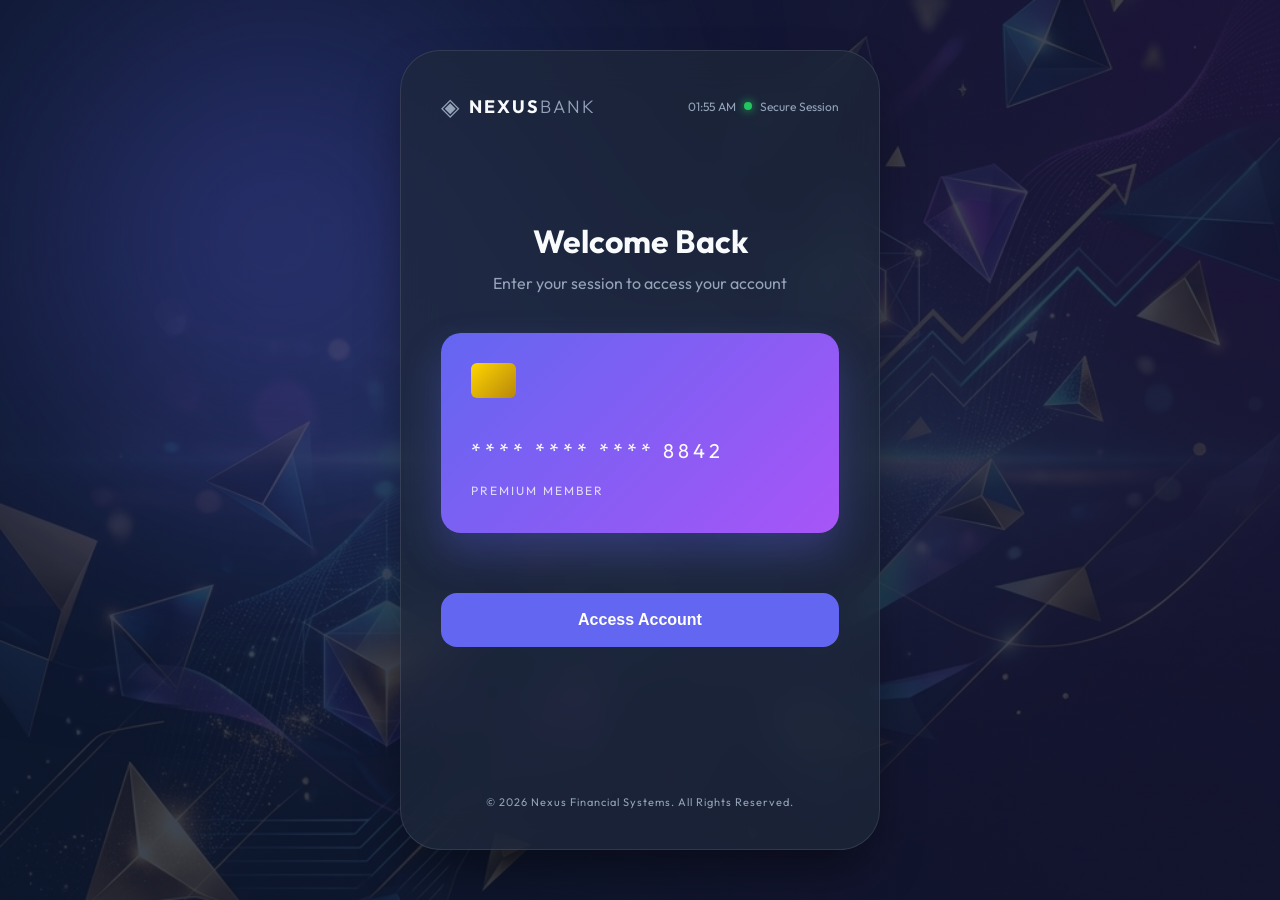
<file: TASK 3/index.html>
<!DOCTYPE html>
<html lang="en">
<head>
    <meta charset="UTF-8">
    <meta name="viewport" content="width=device-width, initial-scale=1.0">
    <title>Nexus Bank | Premium ATM Experience</title>
    <meta name="description" content="Secure and modern ATM simulation experience by Nexus Bank. Manage your finances with ease and elegance.">
    <link rel="stylesheet" href="style.css">
    <link rel="preconnect" href="https://fonts.googleapis.com">
    <link rel="preconnect" href="https://fonts.gstatic.com" crossorigin>
    <link href="https://fonts.googleapis.com/css2?family=Outfit:wght@300;400;600;700&display=swap" rel="stylesheet">
</head>
<body>
    <div class="glass-container">
        <header>
            <div class="logo">
                <span class="logo-icon">◈</span>
                <h1>NEXUS<span>BANK</span></h1>
            </div>
            <div class="status-bar">
                <span id="date-time"></span>
                <span class="status-dot"></span> Secure Session
            </div>
        </header>

        <main id="app-screen">
            <!-- Screens will be injected here via JavaScript -->
            <section id="welcome-screen" class="screen active">
                <div class="hero">
                    <h2>Welcome Back</h2>
                    <p>Enter your session to access your account</p>
                    <div class="card-visual">
                        <div class="chip"></div>
                        <div class="card-number">**** **** **** 8842</div>
                        <div class="card-holder">PREMIUM MEMBER</div>
                    </div>
                    <button id="start-btn" class="btn-primary">Access Account</button>
                </div>
            </section>

            <section id="menu-screen" class="screen">
                <div class="balance-card">
                    <h3>Available Balance</h3>
                    <div class="amount" id="display-balance">₹0.00</div>
                </div>
                <div class="menu-grid">
                    <button class="menu-item" data-action="withdraw">
                        <div class="icon">↓</div>
                        <span>Withdraw</span>
                    </button>
                    <button class="menu-item" data-action="deposit">
                        <div class="icon">↑</div>
                        <span>Deposit</span>
                    </button>
                    <button class="menu-item" data-action="balance">
                        <div class="icon">◎</div>
                        <span>Statement</span>
                    </button>
                    <button class="menu-item logout" data-action="exit">
                        <div class="icon">✕</div>
                        <span>Exit</span>
                    </button>
                </div>
            </section>

            <section id="action-screen" class="screen">
                <div class="back-nav">
                    <button id="back-btn">← Back to Menu</button>
                </div>
                <div class="action-form">
                    <h2 id="action-title">Withdraw</h2>
                    <p id="action-desc">Enter the amount you wish to withdraw</p>
                    
                    <div class="input-wrapper">
                        <span class="currency">₹</span>
                        <input type="number" id="amount-input" placeholder="0.00" min="0" step="0.01">
                    </div>

                    <div class="quick-amounts" id="quick-amounts">
                        <!-- Generated dynamically -->
                    </div>

                    <button id="confirm-btn" class="btn-primary">Confirm Transaction</button>
                </div>
            </section>
        </main>

        <footer>
            <p>&copy; 2026 Nexus Financial Systems. All Rights Reserved.</p>
        </footer>
    </div>

    <!-- Notification Toast -->
    <div id="notification" class="notification">
        <div class="notif-content">
            <span id="notif-icon"></span>
            <span id="notif-message"></span>
        </div>
    </div>

    <script src="script.js"></script>
</body>
</html>
</file>
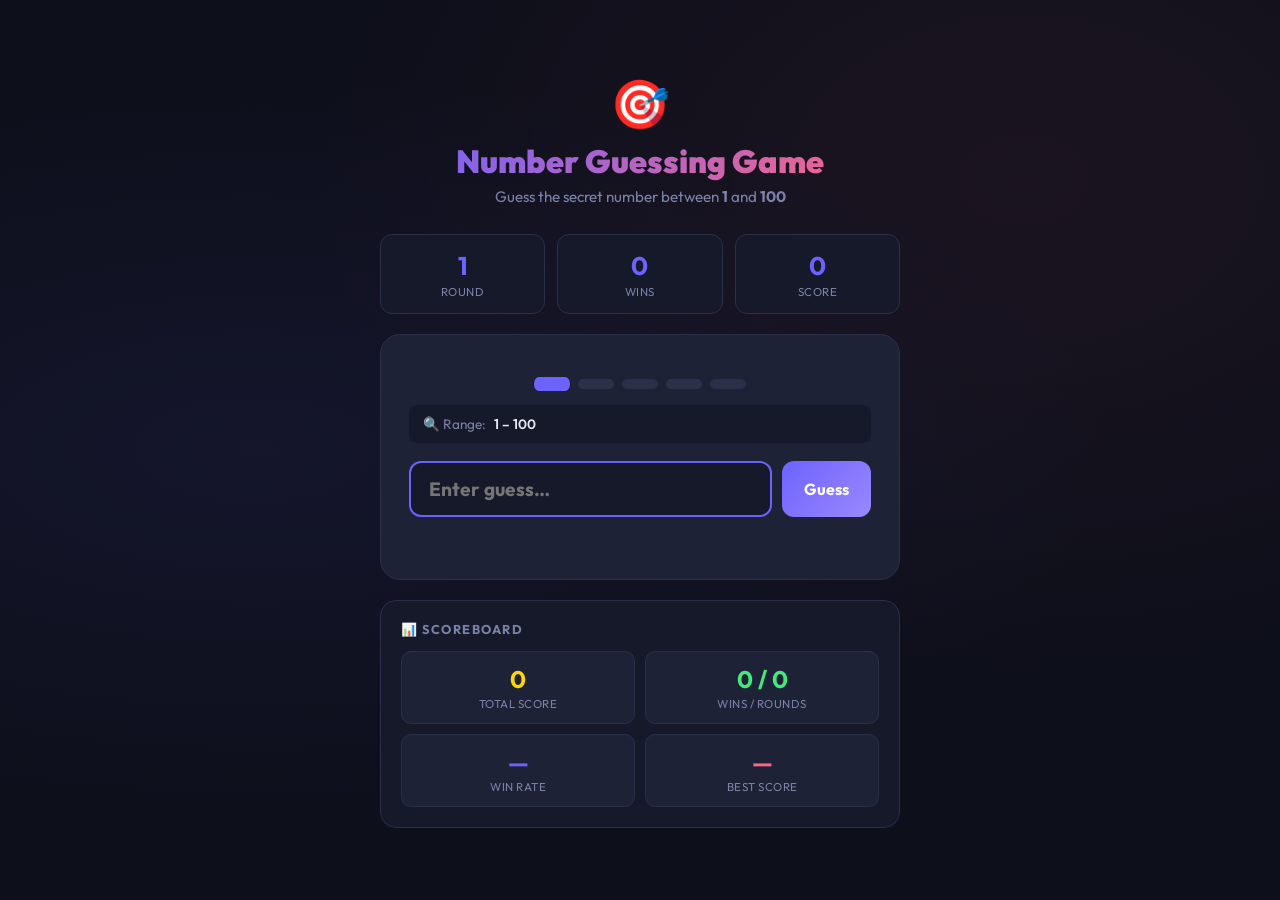
<file: number_guessing_game.html>
<!DOCTYPE html>
<html lang="en">
<head>
  <meta charset="UTF-8" />
  <meta name="viewport" content="width=device-width, initial-scale=1.0"/>
  <title>Number Guessing Game 🎯</title>
  <style>
    @import url('https://fonts.googleapis.com/css2?family=Outfit:wght@300;400;600;700;900&display=swap');

    *, *::before, *::after { box-sizing: border-box; margin: 0; padding: 0; }

    :root {
      --bg: #0d0f1a;
      --surface: #161929;
      --card: #1e2236;
      --border: #2a2f4a;
      --accent: #6c63ff;
      --accent2: #ff6584;
      --success: #43e97b;
      --warning: #f7971e;
      --danger: #ff6584;
      --text: #e8eaf6;
      --muted: #7b82a8;
    }

    body {
      font-family: 'Outfit', sans-serif;
      background: var(--bg);
      color: var(--text);
      min-height: 100vh;
      display: flex;
      align-items: center;
      justify-content: center;
      padding: 20px;
      background-image: radial-gradient(ellipse at 20% 50%, rgba(108,99,255,0.08) 0%, transparent 60%),
                        radial-gradient(ellipse at 80% 20%, rgba(255,101,132,0.06) 0%, transparent 50%);
    }

    .container { width: 100%; max-width: 520px; }

    /* ── Header ── */
    .header { text-align: center; margin-bottom: 28px; }
    .header .emoji { font-size: 3rem; animation: float 3s ease-in-out infinite; display: block; margin-bottom: 8px; }
    @keyframes float { 0%,100%{transform:translateY(0)} 50%{transform:translateY(-10px)} }
    .header h1 { font-size: 2rem; font-weight: 900; background: linear-gradient(135deg, #6c63ff, #ff6584); -webkit-background-clip: text; -webkit-text-fill-color: transparent; }
    .header p { color: var(--muted); margin-top: 6px; font-size: 0.95rem; }

    /* ── Card ── */
    .card { background: var(--card); border: 1px solid var(--border); border-radius: 20px; padding: 28px; margin-bottom: 20px; transition: box-shadow 0.3s; }
    .card:hover { box-shadow: 0 8px 40px rgba(108,99,255,0.12); }

    /* ── Stats bar ── */
    .stats { display: grid; grid-template-columns: repeat(3,1fr); gap: 12px; margin-bottom: 20px; }
    .stat { background: var(--surface); border: 1px solid var(--border); border-radius: 12px; padding: 14px 10px; text-align: center; }
    .stat .val { font-size: 1.6rem; font-weight: 700; color: var(--accent); }
    .stat .lbl { font-size: 0.72rem; color: var(--muted); margin-top: 2px; letter-spacing: .5px; text-transform: uppercase; }

    /* ── Attempts pip track ── */
    .attempts-track { display: flex; gap: 8px; margin: 16px 0; justify-content: center; }
    .pip { width: 36px; height: 10px; border-radius: 99px; background: var(--border); transition: background 0.4s, transform 0.2s; }
    .pip.used  { background: var(--accent2); }
    .pip.active { background: var(--accent); transform: scaleY(1.4); }
    .pip.won { background: var(--success); }

    /* ── Range hint ── */
    .range-bar { background: var(--surface); border-radius: 8px; padding: 10px 14px; margin-bottom: 18px; font-size: 0.85rem; color: var(--muted); display: flex; align-items: center; gap: 8px; }
    .range-bar span { color: var(--text); font-weight: 600; }

    /* ── Input ── */
    .input-row { display: flex; gap: 10px; }
    #guessInput {
      flex: 1; padding: 14px 18px; font-family: 'Outfit', sans-serif; font-size: 1.2rem; font-weight: 700;
      background: var(--surface); border: 2px solid var(--border); border-radius: 12px; color: var(--text);
      outline: none; transition: border-color 0.3s;
      -moz-appearance: textfield;
    }
    #guessInput::-webkit-inner-spin-button, #guessInput::-webkit-outer-spin-button { -webkit-appearance: none; }
    #guessInput:focus { border-color: var(--accent); }
    #guessInput:disabled { opacity: 0.4; cursor: not-allowed; }

    button {
      padding: 14px 22px; font-family: 'Outfit', sans-serif; font-size: 1rem; font-weight: 700;
      border: none; border-radius: 12px; cursor: pointer; transition: transform 0.15s, box-shadow 0.2s, opacity 0.2s;
    }
    button:active { transform: scale(0.96); }
    button:disabled { opacity: 0.4; cursor: not-allowed; transform: none; }

    #guessBtn { background: linear-gradient(135deg, #6c63ff, #9b88ff); color: #fff; flex-shrink: 0; }
    #guessBtn:hover:not(:disabled) { box-shadow: 0 0 20px rgba(108,99,255,0.5); }

    /* ── Feedback ── */
    #feedback {
      margin-top: 18px; padding: 16px 20px; border-radius: 14px; font-size: 1.1rem; font-weight: 600;
      text-align: center; display: none; animation: popIn 0.35s cubic-bezier(0.175,0.885,0.32,1.275);
    }
    @keyframes popIn { 0%{transform:scale(0.8);opacity:0} 100%{transform:scale(1);opacity:1} }
    #feedback.high   { background: rgba(255,101,132,0.15); border: 1px solid rgba(255,101,132,0.3); color: var(--danger); }
    #feedback.low    { background: rgba(247,151,30,0.15);  border: 1px solid rgba(247,151,30,0.3);  color: var(--warning); }
    #feedback.correct{ background: rgba(67,233,123,0.15);  border: 1px solid rgba(67,233,123,0.3);  color: var(--success); }
    #feedback.lose   { background: rgba(255,101,132,0.12); border: 1px solid rgba(255,101,132,0.2); color: var(--danger); }

    /* ── History log ── */
    #log { margin-top: 14px; display: flex; flex-wrap: wrap; gap: 6px; min-height: 20px; }
    .badge { padding: 4px 12px; border-radius: 99px; font-size: 0.8rem; font-weight: 600; }
    .badge.high    { background: rgba(255,101,132,0.15); color: var(--danger); }
    .badge.low     { background: rgba(247,151,30,0.15);  color: var(--warning); }
    .badge.correct { background: rgba(67,233,123,0.15);  color: var(--success); }

    /* ── Play again btn ── */
    #playAgainBtn { display: none; width: 100%; margin-top: 14px; background: linear-gradient(135deg, #43e97b, #38f9d7); color: #0d0f1a; }
    #playAgainBtn:hover { box-shadow: 0 0 24px rgba(67,233,123,0.4); }

    /* ── Scoreboard ── */
    .scoreboard { background: var(--surface); border: 1px solid var(--border); border-radius: 16px; padding: 20px; }
    .scoreboard h3 { font-size: 0.8rem; letter-spacing: 1.5px; text-transform: uppercase; color: var(--muted); margin-bottom: 14px; }
    .score-grid { display: grid; grid-template-columns: 1fr 1fr; gap: 10px; }
    .score-item { background: var(--card); border-radius: 10px; padding: 12px; text-align: center; border: 1px solid var(--border); }
    .score-item .sv { font-size: 1.5rem; font-weight: 700; }
    .score-item .sl { font-size: 0.72rem; color: var(--muted); text-transform: uppercase; letter-spacing: .5px; margin-top: 2px; }
    .sv.gold  { color: #ffd700; }
    .sv.green { color: var(--success); }
    .sv.blue  { color: var(--accent); }
    .sv.pink  { color: var(--accent2); }

    /* ── Round result banner ── */
    #roundResult { display: none; text-align: center; padding: 10px; margin-top: 10px; font-size: 0.9rem; color: var(--muted); }
  </style>
</head>
<body>
<div class="container">

  <!-- Header -->
  <div class="header">
    <span class="emoji">🎯</span>
    <h1>Number Guessing Game</h1>
    <p>Guess the secret number between <strong>1</strong> and <strong>100</strong></p>
  </div>

  <!-- Live stats -->
  <div class="stats">
    <div class="stat"><div class="val" id="statRound">1</div><div class="lbl">Round</div></div>
    <div class="stat"><div class="val" id="statWins">0</div><div class="lbl">Wins</div></div>
    <div class="stat"><div class="val" id="statScore">0</div><div class="lbl">Score</div></div>
  </div>

  <!-- Game card -->
  <div class="card">
    <div class="attempts-track" id="pips"></div>

    <div class="range-bar" id="rangeHint">
      🔍 Range: <span id="rangeText">1 – 100</span>
    </div>

    <div class="input-row">
      <input type="number" id="guessInput" min="1" max="100" placeholder="Enter guess…" autocomplete="off"/>
      <button id="guessBtn" onclick="submitGuess()">Guess</button>
    </div>

    <div id="feedback"></div>
    <div id="log"></div>

    <button id="playAgainBtn" onclick="startRound()">▶ Play Again</button>
    <div id="roundResult"></div>
  </div>

  <!-- Scoreboard -->
  <div class="scoreboard">
    <h3>📊 Scoreboard</h3>
    <div class="score-grid">
      <div class="score-item"><div class="sv gold" id="sbScore">0</div><div class="sl">Total Score</div></div>
      <div class="score-item"><div class="sv green" id="sbWins">0 / 0</div><div class="sl">Wins / Rounds</div></div>
      <div class="score-item"><div class="sv blue" id="sbWinRate">—</div><div class="sl">Win Rate</div></div>
      <div class="score-item"><div class="sv pink" id="sbBest">—</div><div class="sl">Best Score</div></div>
    </div>
  </div>

</div>

<script>
  // ── Config ──────────────────────────────────────
  const MAX_ATTEMPTS = 5;
  const RANGE_MIN    = 1;
  const RANGE_MAX    = 100;

  // ── State ───────────────────────────────────────
  let secret, attemptsUsed, roundActive;
  let totalScore = 0, roundsPlayed = 0, roundsWon = 0, bestRoundScore = 0;
  let guessedLo, guessedHi;

  // ── Initialise ──────────────────────────────────
  function startRound() {
    secret       = Math.floor(Math.random() * (RANGE_MAX - RANGE_MIN + 1)) + RANGE_MIN;
    attemptsUsed = 0;
    roundActive  = true;
    guessedLo    = RANGE_MIN;
    guessedHi    = RANGE_MAX;
    roundsPlayed++;

    document.getElementById('statRound').textContent = roundsPlayed;
    document.getElementById('guessInput').value      = '';
    document.getElementById('guessInput').disabled   = false;
    document.getElementById('guessBtn').disabled     = false;
    document.getElementById('playAgainBtn').style.display = 'none';
    document.getElementById('feedback').style.display     = 'none';
    document.getElementById('roundResult').style.display  = 'none';
    document.getElementById('log').innerHTML               = '';
    document.getElementById('rangeText').textContent       = `${RANGE_MIN} – ${RANGE_MAX}`;

    buildPips();
    document.getElementById('guessInput').focus();
  }

  // ── Build attempt pips ──────────────────────────
  function buildPips() {
    const track = document.getElementById('pips');
    track.innerHTML = '';
    for (let i = 0; i < MAX_ATTEMPTS; i++) {
      const pip = document.createElement('div');
      pip.className = 'pip' + (i === 0 ? ' active' : '');
      pip.id = `pip${i}`;
      track.appendChild(pip);
    }
  }

  function updatePips(won) {
    for (let i = 0; i < MAX_ATTEMPTS; i++) {
      const pip = document.getElementById(`pip${i}`);
      if (!pip) continue;
      if (i < attemptsUsed - 1) { pip.className = 'pip ' + (won ? 'won' : 'used'); }
      else if (i === attemptsUsed - 1) { pip.className = 'pip ' + (won ? 'won' : 'used'); }
      else if (i === attemptsUsed) { pip.className = 'pip active'; }
      else { pip.className = 'pip'; }
    }
    if (won || attemptsUsed >= MAX_ATTEMPTS) {
      for (let i = 0; i < MAX_ATTEMPTS; i++) {
        const pip = document.getElementById(`pip${i}`);
        if (pip && i < attemptsUsed) pip.className = 'pip ' + (won ? 'won' : 'used');
      }
    }
  }

  // ── Score calculation ────────────────────────────
  function calcScore(attempts) {
    if (attempts === 1) return MAX_ATTEMPTS * 2;
    return Math.max(0, MAX_ATTEMPTS - (attempts - 1));
  }

  // ── Submit guess ─────────────────────────────────
  function submitGuess() {
    if (!roundActive) return;
    const input = document.getElementById('guessInput');
    const guess = parseInt(input.value, 10);

    if (isNaN(guess) || guess < RANGE_MIN || guess > RANGE_MAX) {
      showFeedback(`⚠️ Enter a number between ${RANGE_MIN} and ${RANGE_MAX}`, 'high');
      return;
    }

    attemptsUsed++;
    input.value = '';
    input.focus();

    if (guess === secret) {
      const score = calcScore(attemptsUsed);
      totalScore += score;
      roundsWon++;
      if (score > bestRoundScore) bestRoundScore = score;
      updatePips(true);
      addBadge(guess, 'correct');

      const bonus = attemptsUsed === 1 ? ' 🎉 First-try bonus!' : '';
      showFeedback(`✅ Correct! The number was ${secret}.${bonus} +${score} pts`, 'correct');
      endRound(true, score);
    } else if (guess > secret) {
      guessedHi = Math.min(guessedHi, guess - 1);
      updatePips(false);
      addBadge(guess, 'high');
      showFeedback(`🔻 Too High! Try lower.`, 'high');
      document.getElementById('rangeText').textContent = `${guessedLo} – ${guessedHi}`;
      if (attemptsUsed >= MAX_ATTEMPTS) endRound(false, 0);
    } else {
      guessedLo = Math.max(guessedLo, guess + 1);
      updatePips(false);
      addBadge(guess, 'low');
      showFeedback(`🔺 Too Low! Try higher.`, 'low');
      document.getElementById('rangeText').textContent = `${guessedLo} – ${guessedHi}`;
      if (attemptsUsed >= MAX_ATTEMPTS) endRound(false, 0);
    }

    document.getElementById('statScore').textContent = totalScore;
    document.getElementById('statWins').textContent  = roundsWon;
    updateScoreboard();
  }

  // ── End round ────────────────────────────────────
  function endRound(won, score) {
    roundActive = false;
    document.getElementById('guessInput').disabled = true;
    document.getElementById('guessBtn').disabled   = true;
    document.getElementById('playAgainBtn').style.display = 'block';

    if (!won) {
      showFeedback(`❌ Out of attempts! The number was ${secret}.`, 'lose');
    }
    const res = document.getElementById('roundResult');
    res.style.display = 'block';
    res.textContent = won
      ? `Round ${roundsPlayed} complete — +${score} points earned!`
      : `Round ${roundsPlayed} complete — 0 points this time.`;
  }

  // ── UI helpers ───────────────────────────────────
  function showFeedback(msg, cls) {
    const el = document.getElementById('feedback');
    el.textContent  = msg;
    el.className    = cls;
    el.style.display = 'block';
    // re-trigger animation
    el.style.animation = 'none';
    el.offsetHeight;
    el.style.animation = '';
  }

  function addBadge(val, cls) {
    const log   = document.getElementById('log');
    const badge = document.createElement('span');
    badge.className   = `badge ${cls}`;
    badge.textContent = val;
    log.appendChild(badge);
  }

  function updateScoreboard() {
    const wr = roundsPlayed ? ((roundsWon / roundsPlayed) * 100).toFixed(0) + '%' : '—';
    document.getElementById('sbScore').textContent   = totalScore;
    document.getElementById('sbWins').textContent    = `${roundsWon} / ${roundsPlayed}`;
    document.getElementById('sbWinRate').textContent = wr;
    document.getElementById('sbBest').textContent    = bestRoundScore || '—';
  }

  // ── Enter key ────────────────────────────────────
  document.getElementById('guessInput').addEventListener('keydown', e => {
    if (e.key === 'Enter') submitGuess();
  });

  // ── Boot ─────────────────────────────────────────
  startRound();
</script>
</body>
</html>
</file>
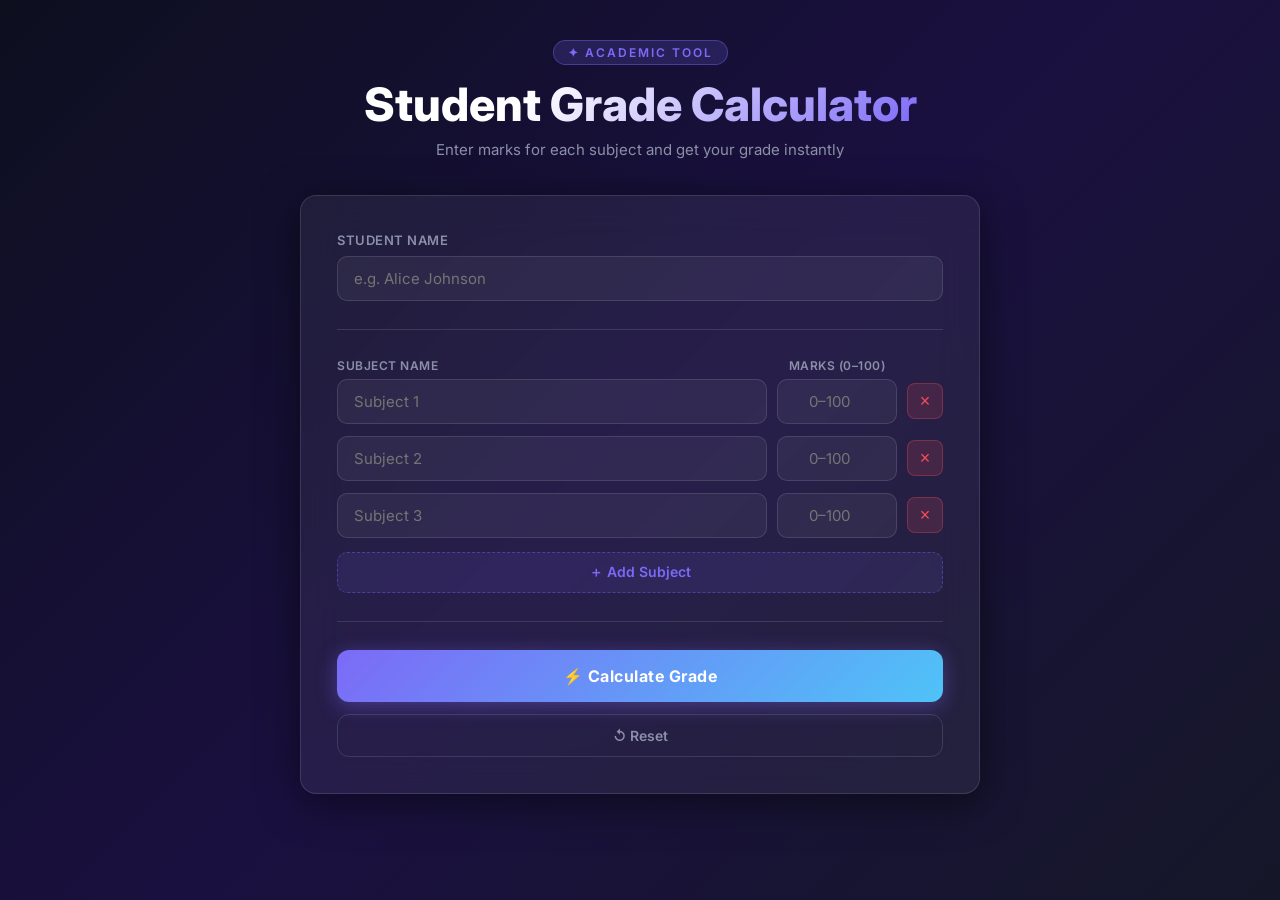
<file: TASK 2/student_grade_calculator.html>
<!DOCTYPE html>
<html lang="en">
<head>
  <meta charset="UTF-8" />
  <meta name="viewport" content="width=device-width, initial-scale=1.0"/>
  <title>Student Grade Calculator</title>
  <meta name="description" content="A beautiful Student Grade Calculator — enter marks for multiple subjects and get your grade instantly."/>
  <link href="https://fonts.googleapis.com/css2?family=Inter:wght@300;400;500;600;700;800&display=swap" rel="stylesheet"/>
  <style>
    *, *::before, *::after { box-sizing: border-box; margin: 0; padding: 0; }

    :root {
      --bg1: #0d0f1f;
      --bg2: #151728;
      --glass: rgba(255,255,255,0.06);
      --glass-border: rgba(255,255,255,0.12);
      --accent: #7c6af7;
      --accent2: #4fc3f7;
      --success: #43e97b;
      --warn: #f7971e;
      --danger: #f64f59;
      --text: #e8eaf6;
      --muted: #8b8fa8;
      --input-bg: rgba(255,255,255,0.05);
      --radius: 16px;
      --shadow: 0 8px 40px rgba(0,0,0,0.5);
    }

    body {
      font-family: 'Inter', sans-serif;
      background: linear-gradient(135deg, var(--bg1) 0%, #1a1040 50%, var(--bg2) 100%);
      min-height: 100vh;
      color: var(--text);
      display: flex;
      flex-direction: column;
      align-items: center;
      padding: 40px 16px 60px;
    }

    /* ── Header ── */
    header {
      text-align: center;
      margin-bottom: 36px;
    }
    header .badge {
      display: inline-block;
      background: rgba(124,106,247,0.18);
      border: 1px solid rgba(124,106,247,0.4);
      color: var(--accent);
      font-size: 12px;
      font-weight: 600;
      letter-spacing: 2px;
      text-transform: uppercase;
      padding: 4px 14px;
      border-radius: 20px;
      margin-bottom: 14px;
    }
    header h1 {
      font-size: clamp(28px, 5vw, 46px);
      font-weight: 800;
      background: linear-gradient(135deg, #fff 30%, var(--accent) 100%);
      -webkit-background-clip: text;
      -webkit-text-fill-color: transparent;
      background-clip: text;
      line-height: 1.1;
    }
    header p {
      margin-top: 10px;
      color: var(--muted);
      font-size: 15px;
    }

    /* ── Card ── */
    .card {
      background: var(--glass);
      border: 1px solid var(--glass-border);
      backdrop-filter: blur(20px);
      -webkit-backdrop-filter: blur(20px);
      border-radius: var(--radius);
      padding: 36px;
      width: 100%;
      max-width: 680px;
      box-shadow: var(--shadow);
    }

    /* ── Form Groups ── */
    .form-group { margin-bottom: 22px; }
    label {
      display: block;
      font-size: 13px;
      font-weight: 600;
      color: var(--muted);
      letter-spacing: 0.5px;
      text-transform: uppercase;
      margin-bottom: 8px;
    }
    input[type="text"], input[type="number"], select {
      width: 100%;
      background: var(--input-bg);
      border: 1px solid var(--glass-border);
      border-radius: 10px;
      padding: 12px 16px;
      color: var(--text);
      font-family: 'Inter', sans-serif;
      font-size: 15px;
      outline: none;
      transition: border-color 0.2s, box-shadow 0.2s;
    }
    input:focus, select:focus {
      border-color: var(--accent);
      box-shadow: 0 0 0 3px rgba(124,106,247,0.2);
    }
    input.error { border-color: var(--danger) !important; box-shadow: 0 0 0 3px rgba(246,79,89,0.2) !important; }
    .error-msg { color: var(--danger); font-size: 12px; margin-top: 5px; display: none; }
    .error-msg.show { display: block; }
    select option { background: #1a1040; }

    /* ── Subjects ── */
    #subjects-wrapper { display: flex; flex-direction: column; gap: 12px; margin-bottom: 10px; }
    .subject-row {
      display: grid;
      grid-template-columns: 1fr 120px 36px;
      gap: 10px;
      align-items: center;
      animation: slideIn 0.3s ease;
    }
    @keyframes slideIn {
      from { opacity: 0; transform: translateY(-10px); }
      to   { opacity: 1; transform: translateY(0); }
    }
    .subject-row input[type="number"] { text-align: center; }
    .remove-btn {
      width: 36px; height: 36px;
      background: rgba(246,79,89,0.15);
      border: 1px solid rgba(246,79,89,0.3);
      border-radius: 8px;
      color: var(--danger);
      font-size: 18px;
      cursor: pointer;
      display: flex; align-items: center; justify-content: center;
      transition: background 0.2s;
      flex-shrink: 0;
    }
    .remove-btn:hover { background: rgba(246,79,89,0.3); }
    .col-labels {
      display: grid;
      grid-template-columns: 1fr 120px 36px;
      gap: 10px;
      margin-bottom: 6px;
    }
    .col-labels span { font-size: 12px; color: var(--muted); font-weight: 600; text-transform: uppercase; letter-spacing: 0.5px; }

    /* ── Add Subject Btn ── */
    #add-subject-btn {
      background: rgba(124,106,247,0.1);
      border: 1px dashed rgba(124,106,247,0.4);
      color: var(--accent);
      border-radius: 10px;
      padding: 10px;
      width: 100%;
      font-family: 'Inter', sans-serif;
      font-size: 14px;
      font-weight: 600;
      cursor: pointer;
      transition: background 0.2s;
      margin-top: 4px;
    }
    #add-subject-btn:hover { background: rgba(124,106,247,0.2); }

    /* ── Divider ── */
    .divider { border: none; border-top: 1px solid var(--glass-border); margin: 28px 0; }

    /* ── Calculate Btn ── */
    #calculate-btn {
      width: 100%;
      padding: 16px;
      background: linear-gradient(135deg, var(--accent) 0%, #4fc3f7 100%);
      border: none;
      border-radius: 12px;
      color: #fff;
      font-family: 'Inter', sans-serif;
      font-size: 16px;
      font-weight: 700;
      letter-spacing: 0.5px;
      cursor: pointer;
      box-shadow: 0 4px 20px rgba(124,106,247,0.4);
      transition: transform 0.15s, box-shadow 0.15s, opacity 0.15s;
    }
    #calculate-btn:hover { transform: translateY(-2px); box-shadow: 0 8px 30px rgba(124,106,247,0.5); }
    #calculate-btn:active { transform: translateY(0); }

    /* ── Reset Btn ── */
    #reset-btn {
      width: 100%;
      margin-top: 12px;
      padding: 12px;
      background: transparent;
      border: 1px solid var(--glass-border);
      border-radius: 12px;
      color: var(--muted);
      font-family: 'Inter', sans-serif;
      font-size: 14px;
      font-weight: 600;
      cursor: pointer;
      transition: border-color 0.2s, color 0.2s;
    }
    #reset-btn:hover { border-color: var(--muted); color: var(--text); }

    /* ── Results ── */
    #results {
      margin-top: 32px;
      display: none;
      animation: fadeUp 0.5s ease;
    }
    @keyframes fadeUp {
      from { opacity: 0; transform: translateY(20px); }
      to   { opacity: 1; transform: translateY(0); }
    }
    .results-header {
      text-align: center;
      margin-bottom: 24px;
    }
    .results-header h2 {
      font-size: 20px;
      font-weight: 700;
      color: var(--text);
    }
    .results-header p { color: var(--muted); font-size: 14px; margin-top: 4px; }

    /* Grade Circle */
    .grade-circle-wrap { display: flex; justify-content: center; margin-bottom: 28px; }
    .grade-circle {
      width: 110px; height: 110px;
      border-radius: 50%;
      display: flex; flex-direction: column;
      align-items: center; justify-content: center;
      font-weight: 800;
      font-size: 40px;
      border: 4px solid;
      box-shadow: 0 0 30px;
      transition: all 0.4s;
    }
    .grade-circle small { font-size: 11px; font-weight: 600; letter-spacing: 1px; margin-top: -4px; }
    .grade-a  { color: var(--success); border-color: var(--success); box-shadow: 0 0 30px rgba(67,233,123,0.3); }
    .grade-b  { color: #4fc3f7;       border-color: #4fc3f7;       box-shadow: 0 0 30px rgba(79,195,247,0.3); }
    .grade-c  { color: var(--warn);   border-color: var(--warn);   box-shadow: 0 0 30px rgba(247,151,30,0.3); }
    .grade-d  { color: #ff9800;       border-color: #ff9800;       box-shadow: 0 0 30px rgba(255,152,0,0.3); }
    .grade-f  { color: var(--danger); border-color: var(--danger); box-shadow: 0 0 30px rgba(246,79,89,0.3); }

    /* Stats Row */
    .stats-row {
      display: grid;
      grid-template-columns: repeat(3, 1fr);
      gap: 14px;
      margin-bottom: 24px;
    }
    .stat-card {
      background: var(--input-bg);
      border: 1px solid var(--glass-border);
      border-radius: 12px;
      padding: 16px;
      text-align: center;
    }
    .stat-card .stat-label { font-size: 11px; font-weight: 600; text-transform: uppercase; letter-spacing: 1px; color: var(--muted); margin-bottom: 6px; }
    .stat-card .stat-value { font-size: 22px; font-weight: 800; color: var(--text); }
    .stat-card .stat-unit  { font-size: 12px; color: var(--muted); }

    /* Progress Bar */
    .progress-wrap { margin-bottom: 24px; }
    .progress-wrap .progress-label {
      display: flex; justify-content: space-between;
      font-size: 13px; color: var(--muted); margin-bottom: 8px;
    }
    .progress-track {
      background: rgba(255,255,255,0.08);
      border-radius: 99px;
      height: 12px;
      overflow: hidden;
    }
    .progress-fill {
      height: 100%;
      border-radius: 99px;
      background: linear-gradient(90deg, var(--accent), var(--accent2));
      transition: width 1s cubic-bezier(0.4,0,0.2,1);
      width: 0%;
    }

    /* Subject breakdown table */
    .breakdown-title { font-size: 13px; font-weight: 600; color: var(--muted); text-transform: uppercase; letter-spacing: 1px; margin-bottom: 10px; }
    .breakdown-table { width: 100%; border-collapse: collapse; }
    .breakdown-table th, .breakdown-table td {
      padding: 10px 12px;
      text-align: left;
      font-size: 14px;
      border-bottom: 1px solid var(--glass-border);
    }
    .breakdown-table th { color: var(--muted); font-weight: 600; font-size: 12px; text-transform: uppercase; letter-spacing: 0.5px; }
    .breakdown-table td { color: var(--text); }
    .breakdown-table tr:last-child td { border-bottom: none; }
    .mark-bar { height: 6px; background: rgba(255,255,255,0.08); border-radius: 99px; margin-top: 4px; }
    .mark-bar-fill { height: 100%; border-radius: 99px; background: linear-gradient(90deg, var(--accent), var(--accent2)); }
    .mark-pill {
      display: inline-block;
      padding: 2px 10px;
      border-radius: 20px;
      font-size: 13px;
      font-weight: 700;
    }
    .pill-a { background: rgba(67,233,123,0.15); color: var(--success); }
    .pill-b { background: rgba(79,195,247,0.15); color: #4fc3f7; }
    .pill-c { background: rgba(247,151,30,0.15);  color: var(--warn); }
    .pill-d { background: rgba(255,152,0,0.15);   color: #ff9800; }
    .pill-f { background: rgba(246,79,89,0.15);   color: var(--danger); }

    /* Remark banner */
    .remark-banner {
      border-radius: 10px;
      padding: 12px 18px;
      margin-top: 20px;
      font-size: 14px;
      font-weight: 600;
      text-align: center;
    }
    .remark-a { background: rgba(67,233,123,0.12); color: var(--success); border: 1px solid rgba(67,233,123,0.3); }
    .remark-b { background: rgba(79,195,247,0.12); color: #4fc3f7;        border: 1px solid rgba(79,195,247,0.3); }
    .remark-c { background: rgba(247,151,30,0.12); color: var(--warn);    border: 1px solid rgba(247,151,30,0.3); }
    .remark-d { background: rgba(255,152,0,0.12);  color: #ff9800;        border: 1px solid rgba(255,152,0,0.3); }
    .remark-f { background: rgba(246,79,89,0.12);  color: var(--danger);  border: 1px solid rgba(246,79,89,0.3); }

    /* Responsive */
    @media (max-width: 500px) {
      .card { padding: 24px 18px; }
      .stats-row { grid-template-columns: 1fr 1fr; }
      .subject-row { grid-template-columns: 1fr 90px 36px; }
    }
  </style>
</head>
<body>

<header>
  <div class="badge">✦ Academic Tool</div>
  <h1>Student Grade Calculator</h1>
  <p>Enter marks for each subject and get your grade instantly</p>
</header>

<div class="card">

  <!-- Student Name -->
  <div class="form-group">
    <label for="student-name">Student Name</label>
    <input type="text" id="student-name" placeholder="e.g. Alice Johnson" autocomplete="off"/>
  </div>

  <hr class="divider"/>

  <!-- Subject Rows -->
  <div class="col-labels">
    <span>Subject Name</span>
    <span style="text-align:center">Marks (0–100)</span>
    <span></span>
  </div>
  <div id="subjects-wrapper"></div>
  <button id="add-subject-btn">＋ Add Subject</button>

  <hr class="divider"/>

  <button id="calculate-btn">⚡ Calculate Grade</button>
  <button id="reset-btn">↺ Reset</button>

  <!-- Results -->
  <div id="results">
    <hr class="divider"/>
    <div class="results-header">
      <h2 id="result-student-name">Report Card</h2>
      <p id="result-subtitle"></p>
    </div>

    <div class="grade-circle-wrap">
      <div class="grade-circle" id="grade-circle">
        <span id="grade-letter">A</span>
        <small id="grade-label">EXCELLENT</small>
      </div>
    </div>

    <div class="stats-row">
      <div class="stat-card">
        <div class="stat-label">Total Marks</div>
        <div class="stat-value" id="stat-total">—</div>
        <div class="stat-unit" id="stat-total-max"></div>
      </div>
      <div class="stat-card">
        <div class="stat-label">Average</div>
        <div class="stat-value" id="stat-avg">—</div>
        <div class="stat-unit">%</div>
      </div>
      <div class="stat-card">
        <div class="stat-label">Subjects</div>
        <div class="stat-value" id="stat-count">—</div>
        <div class="stat-unit">total</div>
      </div>
    </div>

    <div class="progress-wrap">
      <div class="progress-label">
        <span>0%</span>
        <span id="progress-pct">0%</span>
        <span>100%</span>
      </div>
      <div class="progress-track">
        <div class="progress-fill" id="progress-fill"></div>
      </div>
    </div>

    <div class="breakdown-title">Subject Breakdown</div>
    <table class="breakdown-table">
      <thead>
        <tr>
          <th>#</th>
          <th>Subject</th>
          <th>Marks</th>
          <th>Grade</th>
        </tr>
      </thead>
      <tbody id="breakdown-body"></tbody>
    </table>

    <div class="remark-banner" id="remark-banner"></div>
  </div><!-- /results -->

</div><!-- /card -->

<script>
  // ── State ──────────────────────────────────────────────
  let subjectCount = 0;

  // ── Grade logic ───────────────────────────────────────
  function gradeInfo(avg) {
    if (avg >= 90) return { letter:'A', label:'Excellent',     cls:'a', remark:'🏆 Outstanding performance! Keep it up!' };
    if (avg >= 75) return { letter:'B', label:'Good',          cls:'b', remark:'👍 Great job! A little more effort for an A.' };
    if (avg >= 60) return { letter:'C', label:'Average',       cls:'c', remark:'📘 Decent result. Focus on weak subjects.' };
    if (avg >= 50) return { letter:'D', label:'Below Average', cls:'d', remark:'⚠️ Need improvement. Study harder!' };
    return          { letter:'F', label:'Fail',          cls:'f', remark:'❌ Failed. Don\'t give up — seek help and retry.' };
  }

  function subjectGrade(m) {
    if (m >= 90) return {letter:'A', cls:'a'};
    if (m >= 75) return {letter:'B', cls:'b'};
    if (m >= 60) return {letter:'C', cls:'c'};
    if (m >= 50) return {letter:'D', cls:'d'};
    return              {letter:'F', cls:'f'};
  }

  // ── Add a subject row ──────────────────────────────────
  function addSubject(defaultName='', defaultMark='') {
    subjectCount++;
    const id = subjectCount;
    const wrapper = document.getElementById('subjects-wrapper');

    const row = document.createElement('div');
    row.className = 'subject-row';
    row.dataset.id = id;
    row.innerHTML = `
      <input type="text"   id="sub-name-${id}" placeholder="Subject ${id}" value="${defaultName}" autocomplete="off"/>
      <input type="number" id="sub-mark-${id}" placeholder="0–100" min="0" max="100" step="0.01" value="${defaultMark}"/>
      <button class="remove-btn" onclick="removeSubject(${id})" title="Remove">×</button>
    `;
    wrapper.appendChild(row);

    // Live validation on mark input
    const markInput = document.getElementById(`sub-mark-${id}`);
    markInput.addEventListener('input', () => {
      const v = parseFloat(markInput.value);
      if (markInput.value !== '' && (isNaN(v) || v < 0 || v > 100)) {
        markInput.classList.add('error');
      } else {
        markInput.classList.remove('error');
      }
    });
  }

  function removeSubject(id) {
    const rows = document.querySelectorAll('.subject-row');
    if (rows.length === 1) { alert('You need at least 1 subject.'); return; }
    const row = document.querySelector(`.subject-row[data-id="${id}"]`);
    if (row) row.remove();
  }

  // ── Calculate ──────────────────────────────────────────
  document.getElementById('calculate-btn').addEventListener('click', () => {
    const rows = document.querySelectorAll('.subject-row');
    if (rows.length === 0) { alert('Please add at least one subject.'); return; }

    let valid = true;
    const subjects = [];

    rows.forEach(row => {
      const id = row.dataset.id;
      const nameEl = document.getElementById(`sub-name-${id}`);
      const markEl = document.getElementById(`sub-mark-${id}`);
      const name = nameEl.value.trim() || `Subject ${id}`;
      const markVal = markEl.value.trim();
      const mark = parseFloat(markVal);

      if (markVal === '' || isNaN(mark) || mark < 0 || mark > 100) {
        markEl.classList.add('error');
        valid = false;
      } else {
        markEl.classList.remove('error');
        subjects.push({ name, mark });
      }
    });

    if (!valid) { alert('Please fix the highlighted fields (marks must be 0–100).'); return; }

    const total   = subjects.reduce((s, x) => s + x.mark, 0);
    const maxMarks = subjects.length * 100;
    const avg     = total / subjects.length;
    const info    = gradeInfo(avg);
    const studentName = document.getElementById('student-name').value.trim() || 'Student';

    // ── Populate Results ──
    document.getElementById('result-student-name').textContent = `${studentName}'s Report Card`;
    document.getElementById('result-subtitle').textContent =
      `${subjects.length} subject${subjects.length>1?'s':''} · Calculated on ${new Date().toLocaleDateString('en-IN',{day:'numeric',month:'short',year:'numeric'})}`;

    const circle = document.getElementById('grade-circle');
    circle.className = `grade-circle grade-${info.cls}`;
    document.getElementById('grade-letter').textContent = info.letter;
    document.getElementById('grade-label').textContent  = info.label.toUpperCase();

    document.getElementById('stat-total').textContent    = total % 1 === 0 ? total : total.toFixed(1);
    document.getElementById('stat-total-max').textContent = `/ ${maxMarks}`;
    document.getElementById('stat-avg').textContent      = avg.toFixed(2);
    document.getElementById('stat-count').textContent    = subjects.length;

    // Progress bar (animate after short delay)
    const fill = document.getElementById('progress-fill');
    const pctLabel = document.getElementById('progress-pct');
    fill.style.width = '0%';
    pctLabel.textContent = '0%';
    setTimeout(() => {
      fill.style.width = avg.toFixed(2) + '%';
      pctLabel.textContent = avg.toFixed(2) + '%';
    }, 100);

    // Breakdown table
    const tbody = document.getElementById('breakdown-body');
    tbody.innerHTML = '';
    subjects.forEach((s, i) => {
      const sg = subjectGrade(s.mark);
      const pct = s.mark;
      tbody.innerHTML += `
        <tr>
          <td style="color:var(--muted)">${i+1}</td>
          <td>${s.name}</td>
          <td>
            ${s.mark % 1 === 0 ? s.mark : s.mark.toFixed(1)} / 100
            <div class="mark-bar"><div class="mark-bar-fill" style="width:${pct}%"></div></div>
          </td>
          <td><span class="mark-pill pill-${sg.cls}">${sg.letter}</span></td>
        </tr>`;
    });

    // Remark
    const banner = document.getElementById('remark-banner');
    banner.className = `remark-banner remark-${info.cls}`;
    banner.textContent = info.remark;

    // Show results
    const resultsEl = document.getElementById('results');
    resultsEl.style.display = 'block';
    setTimeout(() => resultsEl.scrollIntoView({ behavior: 'smooth', block: 'start' }), 50);
  });

  // ── Reset ─────────────────────────────────────────────
  document.getElementById('reset-btn').addEventListener('click', () => {
    document.getElementById('student-name').value = '';
    document.getElementById('subjects-wrapper').innerHTML = '';
    subjectCount = 0;
    addSubject(); addSubject(); addSubject();
    document.getElementById('results').style.display = 'none';
    window.scrollTo({ top: 0, behavior: 'smooth' });
  });

  document.getElementById('add-subject-btn').addEventListener('click', () => addSubject());

  // ── Init: 3 default rows ───────────────────────────────
  addSubject('', '');
  addSubject('', '');
  addSubject('', '');
</script>
</body>
</html>
</file>
<file: TASK 3/style.css>
:root {
    --primary: #6366f1;
    --primary-hover: #4f46e5;
    --bg-dark: #0f172a;
    --glass-bg: rgba(30, 41, 59, 0.7);
    --glass-border: rgba(255, 255, 255, 0.1);
    --text-main: #f8fafc;
    --text-dim: #94a3b8;
    --success: #22c55e;
    --error: #ef4444;
    --font-family: 'Outfit', sans-serif;
}

* {
    margin: 0;
    padding: 0;
    box-sizing: border-box;
}

body {
    font-family: var(--font-family);
    background: linear-gradient(rgba(15, 23, 42, 0.8), rgba(15, 23, 42, 0.8)), url('bg.png');
    background-size: cover;
    background-position: center;
    color: var(--text-main);
    min-height: 100vh;
    display: flex;
    justify-content: center;
    align-items: center;
    overflow: hidden;
}

/* Background Animation */
body::before {
    content: '';
    position: absolute;
    width: 300px;
    height: 300px;
    background: var(--primary);
    filter: blur(150px);
    border-radius: 50%;
    top: 10%;
    left: 10%;
    z-index: -1;
    animation: float 20s infinite alternate;
}

@keyframes float {
    from { transform: translate(0, 0); }
    to { transform: translate(100px, 100px); }
}

.glass-container {
    width: 100%;
    max-width: 480px;
    height: 800px;
    background: var(--glass-bg);
    backdrop-filter: blur(20px);
    border: 1px solid var(--glass-border);
    border-radius: 40px;
    padding: 40px;
    display: flex;
    flex-direction: column;
    box-shadow: 0 25px 50px -12px rgba(0, 0, 0, 0.5);
    position: relative;
}

/* Header */
header {
    display: flex;
    justify-content: space-between;
    align-items: center;
    margin-bottom: 40px;
}

.logo {
    display: flex;
    align-items: center;
    gap: 10px;
}

.logo-icon {
    font-size: 24px;
    color: var(--primary);
}

.logo h1 {
    font-size: 18px;
    letter-spacing: 2px;
    font-weight: 700;
}

.logo span {
    font-weight: 300;
    color: var(--text-dim);
}

.status-bar {
    font-size: 12px;
    color: var(--text-dim);
    display: flex;
    align-items: center;
    gap: 8px;
}

.status-dot {
    width: 8px;
    height: 8px;
    background: var(--success);
    border-radius: 50%;
    box-shadow: 0 0 10px var(--success);
}

/* Screens Management */
.screen {
    display: none;
    flex-direction: column;
    height: 100%;
    animation: fadeIn 0.4s ease-out;
}

.screen.active {
    display: flex;
}

@keyframes fadeIn {
    from { opacity: 0; transform: translateY(10px); }
    to { opacity: 1; transform: translateY(0); }
}

/* Welcome Screen */
.hero {
    text-align: center;
    margin-top: 60px;
}

.hero h2 {
    font-size: 32px;
    margin-bottom: 12px;
}

.hero p {
    color: var(--text-dim);
    margin-bottom: 40px;
}

.card-visual {
    width: 100%;
    height: 200px;
    background: linear-gradient(135deg, #6366f1, #a855f7);
    border-radius: 20px;
    position: relative;
    padding: 30px;
    text-align: left;
    box-shadow: 0 20px 40px rgba(99, 102, 241, 0.3);
    margin-bottom: 60px;
    transition: transform 0.3s ease;
}

.card-visual:hover {
    transform: translateY(-5px) rotateX(5deg);
}

.chip {
    width: 45px;
    height: 35px;
    background: linear-gradient(135deg, #ffd700, #b8860b);
    border-radius: 6px;
    margin-bottom: 40px;
}

.card-number {
    font-size: 20px;
    letter-spacing: 4px;
    margin-bottom: 20px;
}

.card-holder {
    font-size: 12px;
    letter-spacing: 2px;
    opacity: 0.8;
}

/* Buttons */
.btn-primary {
    background: var(--primary);
    color: white;
    border: none;
    padding: 18px 32px;
    border-radius: 16px;
    font-size: 16px;
    font-weight: 600;
    cursor: pointer;
    transition: all 0.3s ease;
    width: 100%;
}

.btn-primary:hover {
    background: var(--primary-hover);
    transform: scale(1.02);
    box-shadow: 0 10px 20px rgba(99, 102, 241, 0.4);
}

/* Menu Screen */
.balance-card {
    background: rgba(255, 255, 255, 0.05);
    border: 1px solid var(--glass-border);
    padding: 30px;
    border-radius: 24px;
    text-align: center;
    margin-bottom: 30px;
}

.balance-card h3 {
    font-size: 14px;
    color: var(--text-dim);
    margin-bottom: 10px;
}

.balance-card .amount {
    font-size: 36px;
    font-weight: 700;
    color: var(--text-main);
}

.menu-grid {
    display: grid;
    grid-template-columns: repeat(2, 1fr);
    gap: 20px;
}

.menu-item {
    background: rgba(255, 255, 255, 0.03);
    border: 1px solid var(--glass-border);
    padding: 30px 20px;
    border-radius: 24px;
    cursor: pointer;
    display: flex;
    flex-direction: column;
    align-items: center;
    gap: 15px;
    transition: all 0.3s ease;
    color: var(--text-main);
}

.menu-item:hover {
    background: rgba(255, 255, 255, 0.08);
    border-color: var(--primary);
}

.menu-item .icon {
    font-size: 24px;
    width: 50px;
    height: 50px;
    background: rgba(99, 102, 241, 0.1);
    display: flex;
    align-items: center;
    justify-content: center;
    border-radius: 15px;
    color: var(--primary);
}

.menu-item.logout .icon {
    background: rgba(239, 68, 68, 0.1);
    color: var(--error);
}

/* Action Screen */
.back-nav {
    margin-bottom: 30px;
}

#back-btn {
    background: none;
    border: none;
    color: var(--text-dim);
    cursor: pointer;
    font-size: 14px;
}

#back-btn:hover {
    color: var(--text-main);
}

.action-form h2 {
    font-size: 28px;
    margin-bottom: 8px;
}

.action-form p {
    color: var(--text-dim);
    margin-bottom: 40px;
}

.input-wrapper {
    position: relative;
    margin-bottom: 20px;
}

.currency {
    position: absolute;
    left: 20px;
    top: 50%;
    transform: translateY(-50%);
    font-size: 24px;
    font-weight: 600;
    color: var(--primary);
}

#amount-input {
    width: 100%;
    background: rgba(255, 255, 255, 0.05);
    border: 1px solid var(--glass-border);
    padding: 20px 20px 20px 50px;
    border-radius: 16px;
    color: white;
    font-size: 32px;
    font-weight: 600;
    outline: none;
}

#amount-input:focus {
    border-color: var(--primary);
}

.quick-amounts {
    display: grid;
    grid-template-columns: repeat(3, 1fr);
    gap: 10px;
    margin-bottom: 40px;
}

.quick-btn {
    background: rgba(255, 255, 255, 0.05);
    border: 1px solid var(--glass-border);
    padding: 12px;
    border-radius: 12px;
    color: var(--text-main);
    cursor: pointer;
    font-weight: 500;
}

.quick-btn:hover {
    background: var(--primary);
}

/* Footer */
footer {
    margin-top: auto;
    text-align: center;
    padding-top: 20px;
}

footer p {
    font-size: 11px;
    color: var(--text-dim);
    letter-spacing: 1px;
}

/* Notification Toast */
.notification {
    position: fixed;
    top: 30px;
    left: 50%;
    transform: translateX(-50%) translateY(-100px);
    background: var(--glass-bg);
    backdrop-filter: blur(10px);
    border: 1px solid var(--glass-border);
    padding: 16px 24px;
    border-radius: 20px;
    transition: transform 0.5s cubic-bezier(0.175, 0.885, 0.32, 1.275);
    z-index: 1000;
    box-shadow: 0 10px 30px rgba(0,0,0,0.3);
}

.notification.show {
    transform: translateX(-50%) translateY(0);
}

.notif-content {
    display: flex;
    align-items: center;
    gap: 12px;
    font-weight: 600;
}

.notif-success { border-color: var(--success); color: var(--success); }
.notif-error { border-color: var(--error); color: var(--error); }
</file>
